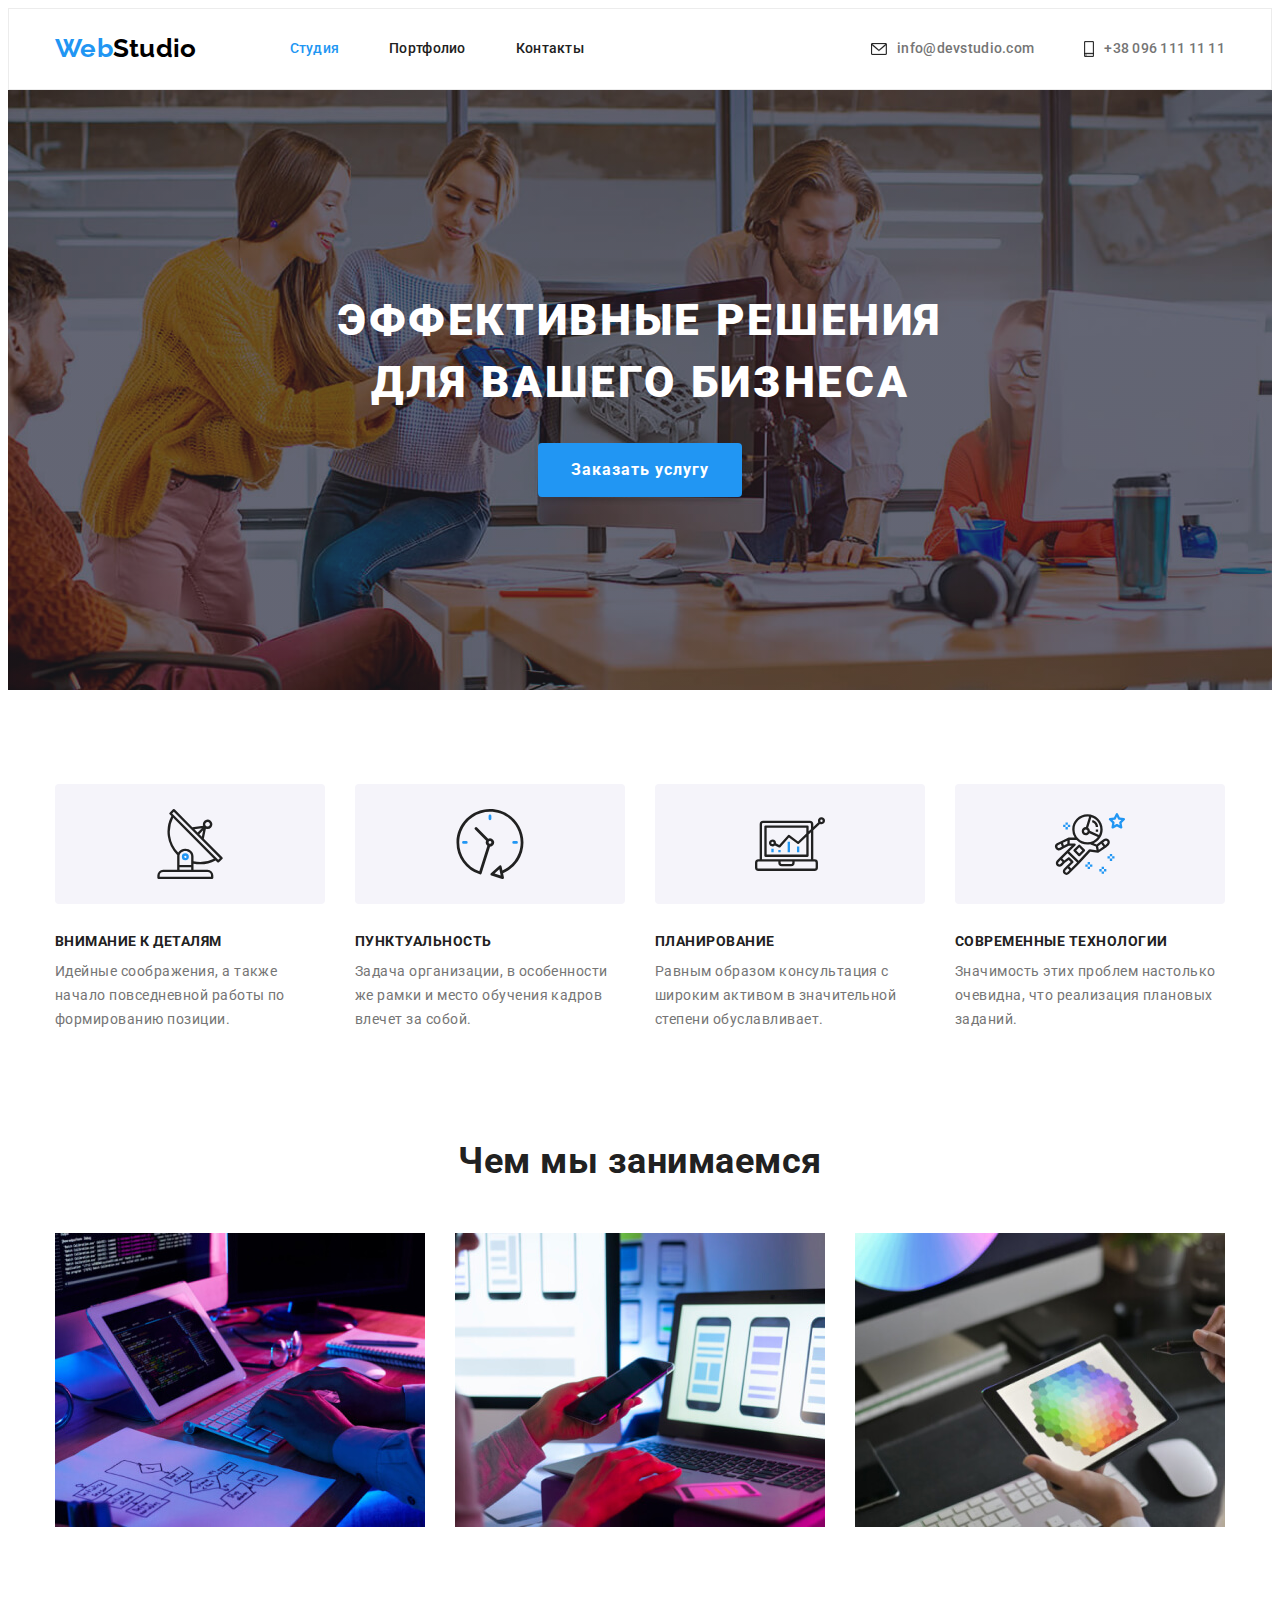
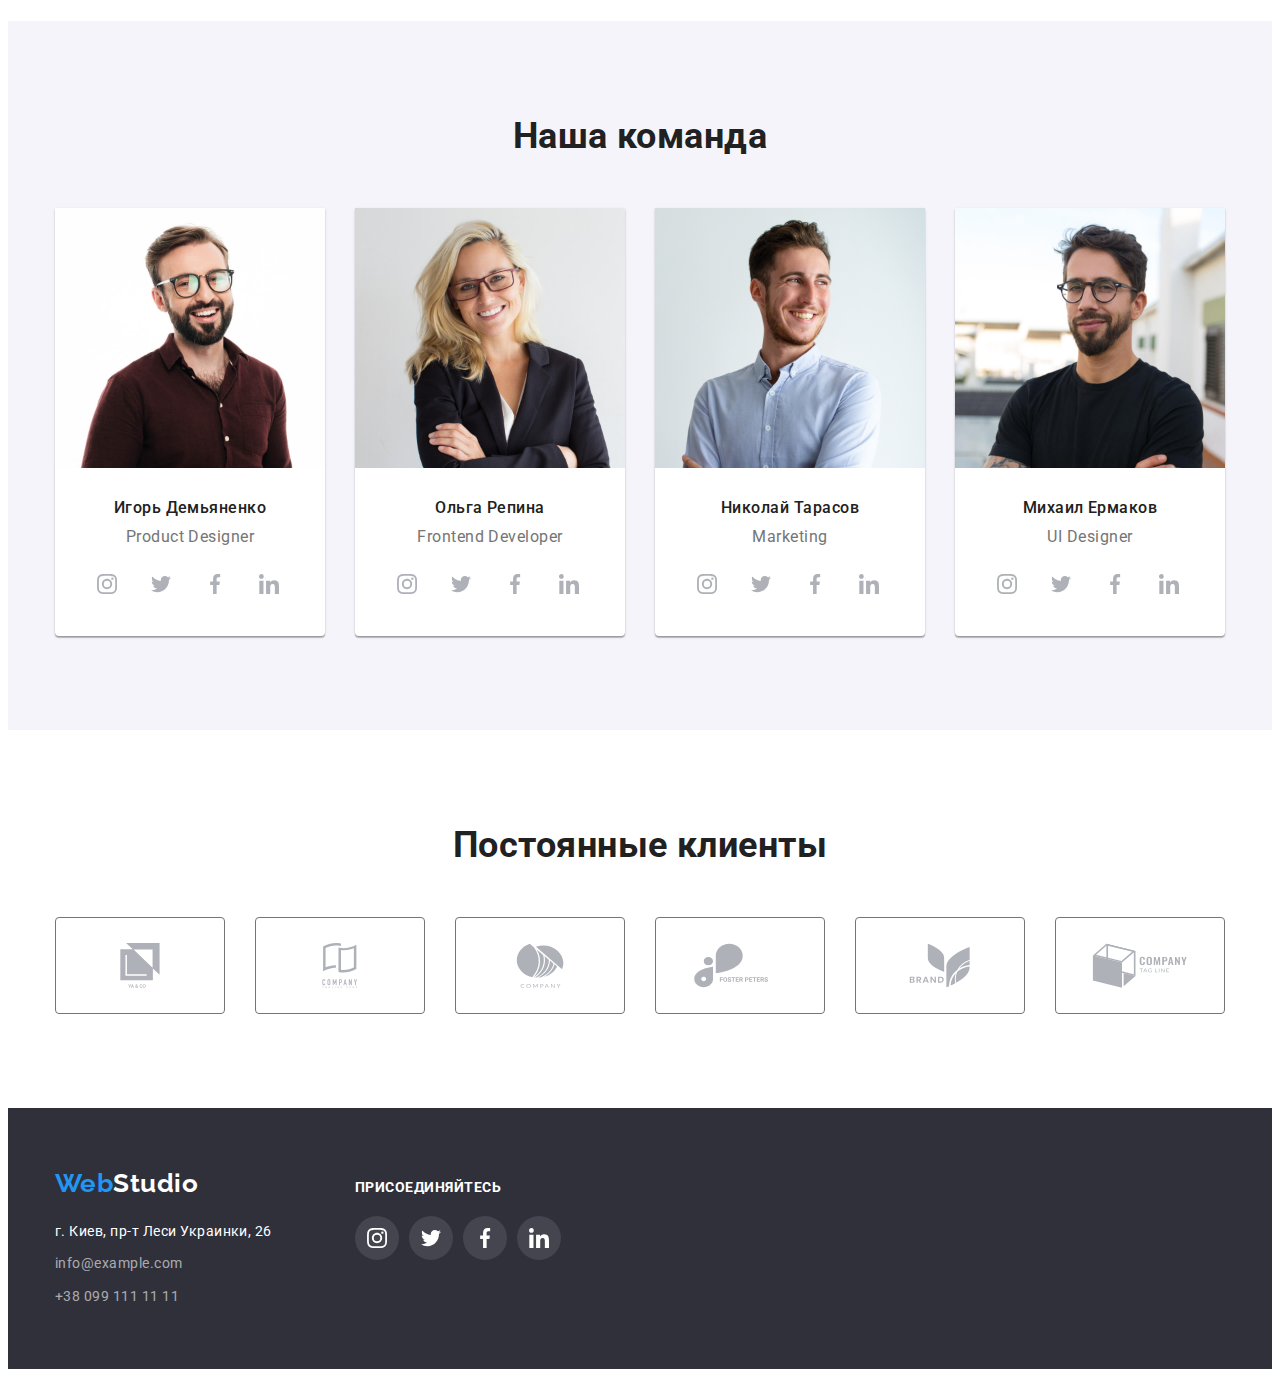
<file: index.html>
<!DOCTYPE html>
<html lang="ru">
  <head>
    <meta charset="UTF-8" />
    <meta http-equiv="X-UA-Compatible" content="IE=edge" />
    <meta name="viewport" content="width=device-width, initial-scale=1.0" />
    <title>Студия</title>
    <link
      rel="stylesheet"
      href="https://cdnjs.cloudflare.com/ajax/libs/modern-normalize/1.0.0/modern-normalize.min.css"
      integrity="sha512-ISS7cAi1PEhQ8jnbJpJZMd29NlhNj4AWYyLOSp2CE/CsHxTCu+r+t0D2yoJudVrd0/8fTVPUVDzY5Tvli75u/g=="
      crossorigin="anonymous"
    />
    <link rel="preconnect" href="https://fonts.gstatic.com" />
    <link
      rel="stylesheet"
      href="https://fonts.googleapis.com/css2?family=Raleway:wght@700&family=Roboto:wght@400;500;700;900&display=swap"
    />
    <link rel="stylesheet" href="./css/main.css" />
  </head>

  <body>
    <!-- Шапка сайта -->
    <header class="header-links">
      <div class="container full-nav">
        <nav class="main-nav">
          <!-- Лого сайта -->
          <div class="full-logo-header">
            <a href="./index.html" lang="en" class="logo-accent link"
              >Web<span class="logo-header link">Studio</span></a
            >
          </div>

          <!-- Навигация на другие страницы -->
          <ul class="site-nav list">
            <li class="item">
              <a href="./index.html" class="link current">Студия</a>
            </li>
            <li class="item">
              <a href="./portfolio.html" class="link">Портфолио</a>
            </li>
            <li class="item"><a href="" class="link">Контакты</a></li>
          </ul>
        </nav>

        <ul class="contacts-header list">
          <li class="item">
            <a href="mailto:info@devstudio.com" class="link">
              <svg class="contacts-icon" width="16" height="12">
                <use href="./images/icons.svg#icon-envelope"></use>
              </svg>
              info@devstudio.com</a
            >
          </li>
          <li class="item">
            <a href="tel:+380961111111" class="link">
              <svg class="contacts-icon" width="10" height="16">
                <use href="./images/icons.svg#icon-smartphone"></use>
              </svg>
              +38 096 111 11 11</a
            >
          </li>
        </ul>
      </div>
    </header>

    <main>
      <!-- Герой -->
      <section class="hero">
        <div class="container">
          <h1 class="hero-title">
            Эффективные решения
            <span class="hero-indent">для вашего бизнеса</span>
          </h1>
          <button type="button" class="hero-button">Заказать услугу</button>
        </div>
      </section>

      <!-- Преимущества -->
      <section class="section">
        <div class="container">
          <!-- Скрытый смысловой заголовок -->
          <h2 class="visually-hidden">Преимущества</h2>

          <ul class="list benefits">
            <li class="item">
              <div class="thumb-benefits">
                <svg class="benefits-icons-svg">
                  <use href="./images/icons.svg#icon-antenna"></use>
                </svg>
              </div>
              <h3 class="section-title-benefits">Внимание к деталям</h3>
              <p class="section-text-benefits">
                Идейные соображения, а также начало повседневной работы по
                формированию позиции.
              </p>
            </li>

            <li class="item">
              <div class="thumb-benefits">
                <svg class="benefits-icons-svg">
                  <use href="./images/icons.svg#icon-clock"></use>
                </svg>
              </div>
              <h3 class="section-title-benefits">Пунктуальность</h3>
              <p class="section-text-benefits">
                Задача организации, в особенности же рамки и место обучения
                кадров влечет за собой.
              </p>
            </li>

            <li class="item">
              <div class="thumb-benefits">
                <svg class="benefits-icons-svg">
                  <use href="./images/icons.svg#icon-diagram"></use>
                </svg>
              </div>
              <h3 class="section-title-benefits">Планирование</h3>
              <p class="section-text-benefits">
                Равным образом консультация с широким активом в значительной
                степени обуславливает.
              </p>
            </li>

            <li class="item">
              <div class="thumb-benefits">
                <svg class="benefits-icons-svg">
                  <use href="./images/icons.svg#icon-astronaut"></use>
                </svg>
              </div>
              <h3 class="section-title-benefits">Современные технологии</h3>
              <p class="section-text-benefits">
                Значимость этих проблем настолько очевидна, что реализация
                плановых заданий.
              </p>
            </li>
          </ul>
        </div>
      </section>

      <!-- Примеры работ -->
      <section class="section examples">
        <div class="container">
          <h2 class="section-title-main">Чем мы занимаемся</h2>

          <ul class="list examples">
            <li class="examples-element">
              <img
                src="./images/design1.jpg"
                alt="Программирование приложений"
                width="370"
                height="294"
              />
            </li>

            <li class="examples-element">
              <img
                src="./images/design2.jpg"
                alt="Создание дизайна приложений"
                width="370"
                height="294"
              />
            </li>

            <li class="examples-element">
              <img
                src="./images/design3.jpg"
                alt="Подбор подходящей цветовой гаммы"
                width="370"
                height="294"
              />
            </li>
          </ul>
        </div>
      </section>

      <!-- Команда -->
      <section class="section team">
        <div class="container">
          <h2 class="section-title-main">Наша команда</h2>

          <ul class="list team">
            <li class="team-card">
              <img
                src="./images/product-designer.jpg"
                alt="Фото Игоря Демьяненко"
                width="270"
                height="260"
              />
              <div class="section-team-description">
                <h3 class="section-title-team">Игорь Демьяненко</h3>
                <p class="section-text-team" lang="en">Product Designer</p>

                <!-- Ссылки на соц. сети -->
                <ul class="social-icons">
                  <li class="social-icons-item">
                    <a
                      href=""
                      aria-label="Инстаграм"
                      class="social-icons-link"
                      target="_blank"
                      rel="noopener noreferrer"
                    >
                      <svg class="social-icons-svg">
                        <use href="./images/icons.svg#icon-instagram"></use>
                      </svg>
                    </a>
                  </li>
                  <li class="social-icons-item">
                    <a
                      href=""
                      aria-label="Твиттер"
                      class="social-icons-link"
                      target="_blank"
                      rel="noopener noreferrer"
                    >
                      <svg class="social-icons-svg">
                        <use href="./images/icons.svg#icon-twitter"></use>
                      </svg>
                    </a>
                  </li>
                  <li class="social-icons-item">
                    <a
                      href=""
                      aria-label="Фейсбук"
                      class="social-icons-link"
                      target="_blank"
                      rel="noopener noreferrer"
                    >
                      <svg class="social-icons-svg">
                        <use href="./images/icons.svg#icon-facebook"></use>
                      </svg>
                    </a>
                  </li>
                  <li class="social-icons-item">
                    <a
                      href=""
                      aria-label="Линкедин"
                      class="social-icons-link"
                      target="_blank"
                      rel="noopener noreferrer"
                    >
                      <svg class="social-icons-svg">
                        <use href="./images/icons.svg#icon-linkedin"></use>
                      </svg>
                    </a>
                  </li>
                </ul>
              </div>
            </li>

            <li class="team-card">
              <img
                src="./images/frontend-developer.jpg"
                alt="Фото Ольги Репиной"
                width="270"
                height="260"
              />
              <div class="section-team-description">
                <h3 class="section-title-team">Ольга Репина</h3>
                <p class="section-text-team" lang="en">Frontend Developer</p>

                <!-- Ссылки на соц. сети -->
                <ul class="social-icons">
                  <li class="social-icons-item">
                    <a
                      href=""
                      aria-label="Инстаграм"
                      class="social-icons-link"
                      target="_blank"
                      rel="noopener noreferrer"
                    >
                      <svg class="social-icons-svg">
                        <use href="./images/icons.svg#icon-instagram"></use>
                      </svg>
                    </a>
                  </li>
                  <li class="social-icons-item">
                    <a
                      href=""
                      aria-label="Твиттер"
                      class="social-icons-link"
                      target="_blank"
                      rel="noopener noreferrer"
                    >
                      <svg class="social-icons-svg">
                        <use href="./images/icons.svg#icon-twitter"></use>
                      </svg>
                    </a>
                  </li>
                  <li class="social-icons-item">
                    <a
                      href=""
                      aria-label="Фейсбук"
                      class="social-icons-link"
                      target="_blank"
                      rel="noopener noreferrer"
                    >
                      <svg class="social-icons-svg">
                        <use href="./images/icons.svg#icon-facebook"></use>
                      </svg>
                    </a>
                  </li>
                  <li class="social-icons-item">
                    <a
                      href=""
                      aria-label="Линкедин"
                      class="social-icons-link"
                      target="_blank"
                      rel="noopener noreferrer"
                    >
                      <svg class="social-icons-svg">
                        <use href="./images/icons.svg#icon-linkedin"></use>
                      </svg>
                    </a>
                  </li>
                </ul>
              </div>
            </li>

            <li class="team-card">
              <img
                src="./images/marketing.jpg"
                alt="Фото Николая Тарасова"
                width="270"
                height="260"
              />
              <div class="section-team-description">
                <h3 class="section-title-team">Николай Тарасов</h3>
                <p class="section-text-team" lang="en">Marketing</p>

                <!-- Ссылки на соц. сети -->
                <ul class="social-icons">
                  <li class="social-icons-item">
                    <a
                      href=""
                      aria-label="Инстаграм"
                      class="social-icons-link"
                      target="_blank"
                      rel="noopener noreferrer"
                    >
                      <svg class="social-icons-svg">
                        <use href="./images/icons.svg#icon-instagram"></use>
                      </svg>
                    </a>
                  </li>
                  <li class="social-icons-item">
                    <a
                      href=""
                      aria-label="Твиттер"
                      class="social-icons-link"
                      target="_blank"
                      rel="noopener noreferrer"
                    >
                      <svg class="social-icons-svg">
                        <use href="./images/icons.svg#icon-twitter"></use>
                      </svg>
                    </a>
                  </li>
                  <li class="social-icons-item">
                    <a
                      href=""
                      aria-label="Фейсбук"
                      class="social-icons-link"
                      target="_blank"
                      rel="noopener noreferrer"
                    >
                      <svg class="social-icons-svg">
                        <use href="./images/icons.svg#icon-facebook"></use>
                      </svg>
                    </a>
                  </li>
                  <li class="social-icons-item">
                    <a
                      href=""
                      aria-label="Линкедин"
                      class="social-icons-link"
                      target="_blank"
                      rel="noopener noreferrer"
                    >
                      <svg class="social-icons-svg">
                        <use href="./images/icons.svg#icon-linkedin"></use>
                      </svg>
                    </a>
                  </li>
                </ul>
              </div>
            </li>

            <li class="team-card">
              <img
                src="./images/ui-designer.jpg"
                alt="Фото Михаила Ермакова"
                width="270"
                height="260"
              />
              <div class="section-team-description">
                <h3 class="section-title-team">Михаил Ермаков</h3>
                <p class="section-text-team" lang="en">UI Designer</p>

                <!-- Ссылки на соц. сети -->
                <ul class="social-icons">
                  <li class="social-icons-item">
                    <a
                      href=""
                      aria-label="Инстаграм"
                      class="social-icons-link"
                      target="_blank"
                      rel="noopener noreferrer"
                    >
                      <svg class="social-icons-svg">
                        <use href="./images/icons.svg#icon-instagram"></use>
                      </svg>
                    </a>
                  </li>
                  <li class="social-icons-item">
                    <a
                      href=""
                      aria-label="Твиттер"
                      class="social-icons-link"
                      target="_blank"
                      rel="noopener noreferrer"
                    >
                      <svg class="social-icons-svg">
                        <use href="./images/icons.svg#icon-twitter"></use>
                      </svg>
                    </a>
                  </li>
                  <li class="social-icons-item">
                    <a
                      href=""
                      aria-label="Фейсбук"
                      class="social-icons-link"
                      target="_blank"
                      rel="noopener noreferrer"
                    >
                      <svg class="social-icons-svg">
                        <use href="./images/icons.svg#icon-facebook"></use>
                      </svg>
                    </a>
                  </li>
                  <li class="social-icons-item">
                    <a
                      href=""
                      aria-label="Линкедин"
                      class="social-icons-link"
                      target="_blank"
                      rel="noopener noreferrer"
                    >
                      <svg class="social-icons-svg">
                        <use href="./images/icons.svg#icon-linkedin"></use>
                      </svg>
                    </a>
                  </li>
                </ul>
              </div>
            </li>
          </ul>
        </div>
      </section>

      <!-- Постоянные клиенты -->
      <section class="section">
        <div class="container">
          <h2 class="section-title-main">Постоянные клиенты</h2>
          <ul class="list clients">
            <li class="client-card">
              <a
                href=""
                aria-label="Ya & Co"
                class="client-card-link link"
                target="_blank"
                rel="noopener noreferrer"
              >
                <svg class="client-icons-svg">
                  <use href="./images/icons.svg#icon-group"></use>
                </svg>
              </a>
            </li>

            <li class="client-card">
              <a
                href=""
                aria-label="Company Tagline Here"
                class="client-card-link link"
                target="_blank"
                rel="noopener noreferrer"
              >
                <svg class="client-icons-svg">
                  <use href="./images/icons.svg#icon-group2"></use>
                </svg>
              </a>
            </li>

            <li class="client-card">
              <a
                href=""
                aria-label="Company"
                class="client-card-link link"
                target="_blank"
                rel="noopener noreferrer"
              >
                <svg class="client-icons-svg">
                  <use href="./images/icons.svg#icon-group3"></use>
                </svg>
              </a>
            </li>

            <li class="client-card">
              <a
                href=""
                aria-label="Foster Peters"
                class="client-card-link link"
                target="_blank"
                rel="noopener noreferrer"
              >
                <svg class="client-icons-svg">
                  <use href="./images/icons.svg#icon-group4"></use>
                </svg>
              </a>
            </li>

            <li class="client-card">
              <a
                href=""
                aria-label="Brand"
                class="client-card-link link"
                target="_blank"
                rel="noopener noreferrer"
              >
                <svg class="client-icons-svg">
                  <use href="./images/icons.svg#icon-group5"></use>
                </svg>
              </a>
            </li>

            <li class="client-card">
              <a
                href=""
                aria-label="Company Tag Line"
                class="client-card-link link"
                target="_blank"
                rel="noopener noreferrer"
              >
                <svg class="client-icons-svg">
                  <use href="./images/icons.svg#icon-group6"></use>
                </svg>
              </a>
            </li>
          </ul>
        </div>
      </section>
    </main>

    <!-- Футер -->
    <footer class="footer-links">
      <div class="container">
        <div class="address">
          <div class="full-logo-footer">
            <a href="./index.html" lang="en" class="logo-accent link"
              >Web<span class="logo-footer link">Studio</span></a
            >
          </div>
          <address>
            <ul class="list">
              <li class="footer-address">
                <a
                  class="map-link link"
                  href="https://goo.gl/maps/onrn5g9ZaPqnStBHA"
                  target="_blank"
                  rel="noopener noreferrer"
                  >г. Киев, пр-т Леси Украинки, 26</a
                >
              </li>
              <li class="contacts-footer">
                <a href="mailto:info@example.com" class="link"
                  >info@example.com</a
                >
              </li>
              <li class="contacts-footer">
                <a href="tel:+380991111111" class="link">+38 099 111 11 11</a>
              </li>
            </ul>
          </address>
        </div>

        <!-- Ссылки на соц. сети -->
        <div class="social-media-footer">
          <h3 class="section-title-footer">присоединяйтесь</h3>
          <ul class="social-icons-footer list">
            <li class="social-icons-item">
              <a
                href=""
                aria-label="Инстаграм"
                class="social-icons-link"
                target="_blank"
                rel="noopener noreferrer"
              >
                <svg class="footer social-icons-svg">
                  <use href="./images/icons.svg#icon-instagram"></use>
                </svg>
              </a>
            </li>
            <li class="social-icons-item">
              <a
                href=""
                aria-label="Твиттер"
                class="social-icons-link"
                target="_blank"
                rel="noopener noreferrer"
              >
                <svg class="social-icons-svg">
                  <use href="./images/icons.svg#icon-twitter"></use>
                </svg>
              </a>
            </li>
            <li class="social-icons-item">
              <a
                href=""
                aria-label="Фейсбук"
                class="social-icons-link"
                target="_blank"
                rel="noopener noreferrer"
              >
                <svg class="social-icons-svg">
                  <use href="./images/icons.svg#icon-facebook"></use>
                </svg>
              </a>
            </li>
            <li class="social-icons-item">
              <a
                href=""
                aria-label="Линкедин"
                class="social-icons-link"
                target="_blank"
                rel="noopener noreferrer"
              >
                <svg class="social-icons-svg">
                  <use href="./images/icons.svg#icon-linkedin"></use>
                </svg>
              </a>
            </li>
          </ul>
        </div>
      </div>
    </footer>
  </body>
</html>
</file>
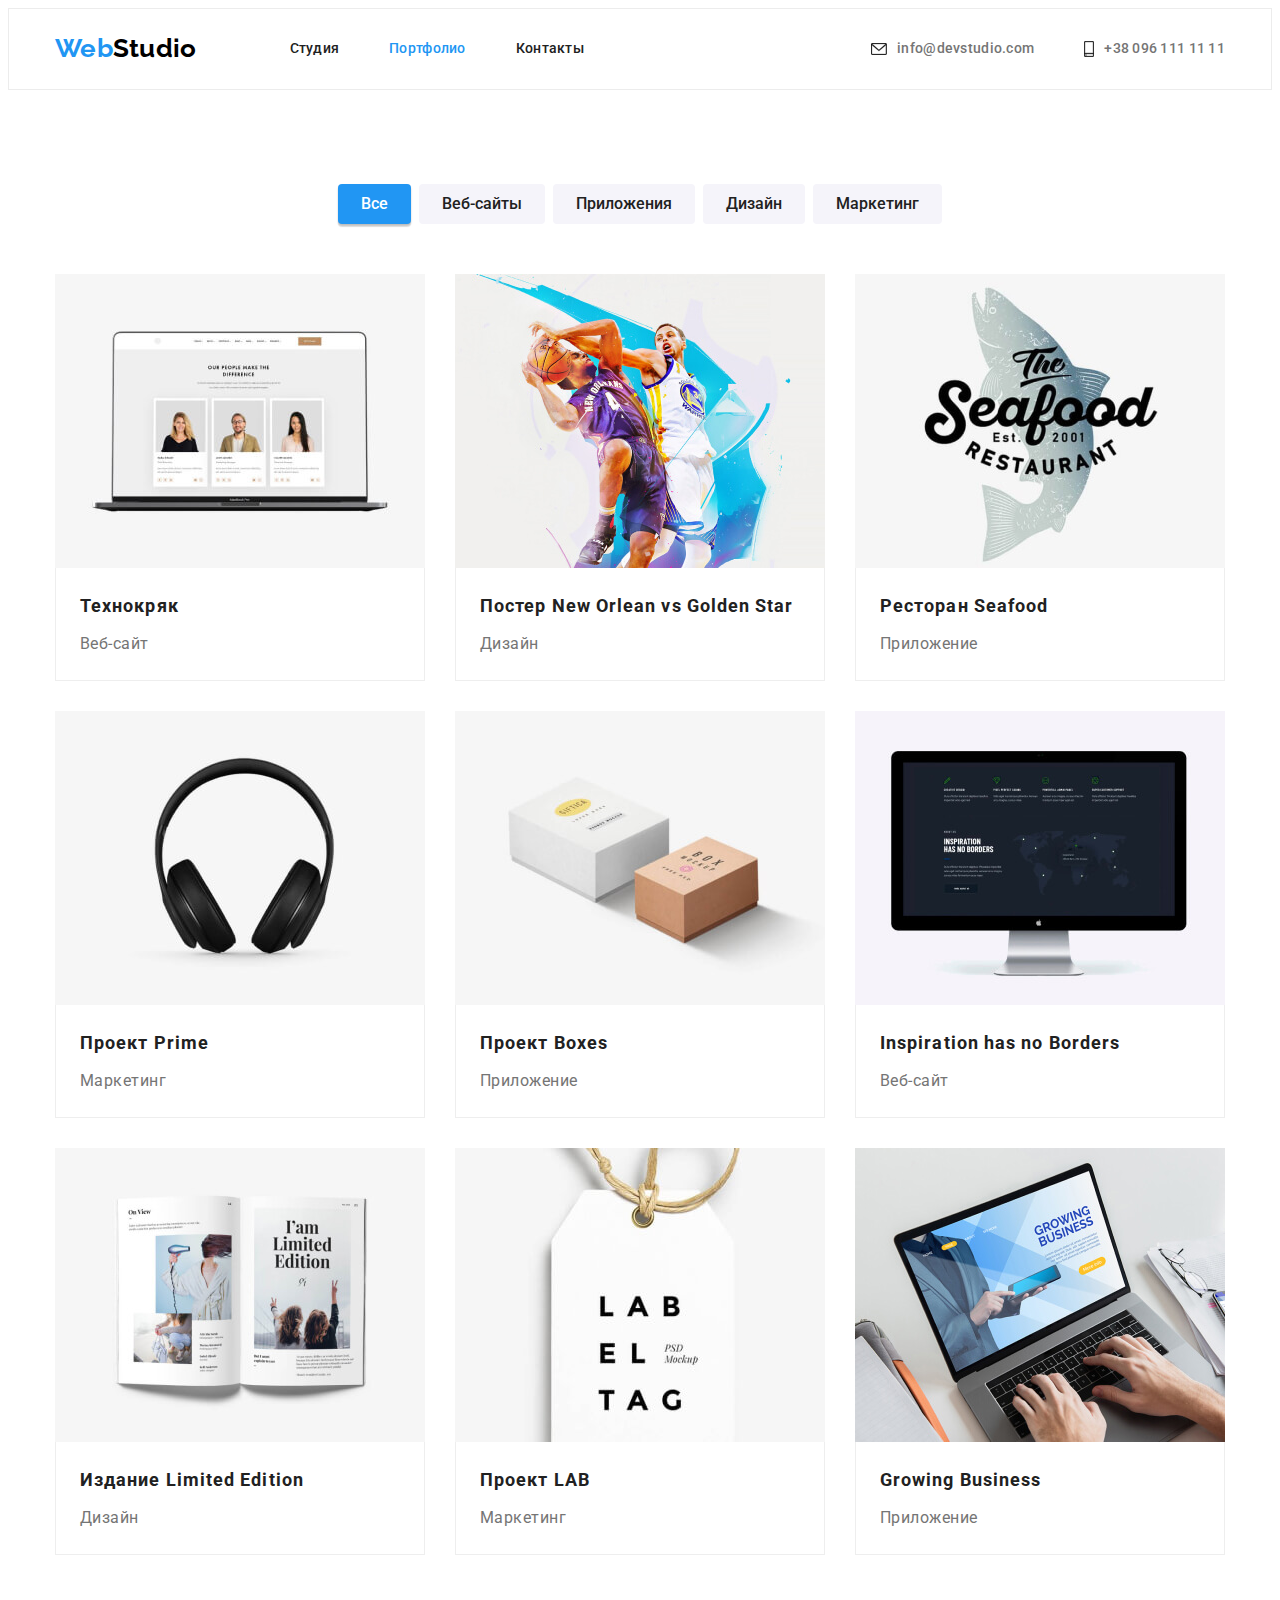
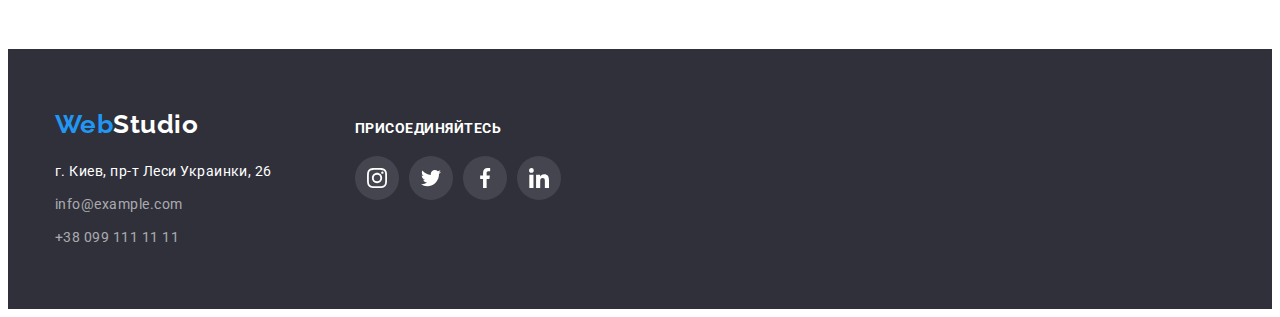
<file: portfolio.html>
<!DOCTYPE html>
<html lang="ru">
  <head>
    <meta charset="UTF-8" />
    <meta http-equiv="X-UA-Compatible" content="IE=edge" />
    <meta name="viewport" content="width=device-width, initial-scale=1.0" />
    <title>Портфолио</title>
    <link
      rel="stylesheet"
      href="https://cdnjs.cloudflare.com/ajax/libs/modern-normalize/1.0.0/modern-normalize.min.css"
      integrity="sha512-ISS7cAi1PEhQ8jnbJpJZMd29NlhNj4AWYyLOSp2CE/CsHxTCu+r+t0D2yoJudVrd0/8fTVPUVDzY5Tvli75u/g=="
      crossorigin="anonymous"
    />
    <link rel="preconnect" href="https://fonts.gstatic.com" />
    <link
      href="https://fonts.googleapis.com/css2?family=Raleway:wght@700&family=Roboto:wght@400;500;700;900&display=swap"
      rel="stylesheet"
    />
    <link rel="stylesheet" href="./css/main.css" />
  </head>

  <body>
    <!-- Шапка сайта -->
    <header class="header-links">
      <div class="container main-nav">
        <nav class="main-nav">
          <!-- Лого сайта -->
          <div class="full-logo-header">
            <a href="./index.html" lang="en" class="logo-accent link"
              >Web<span class="logo-header link">Studio</span></a
            >
          </div>

          <!-- Навигация на другие страницы -->
          <ul class="site-nav list">
            <li class="item"><a href="./index.html" class="link">Студия</a></li>
            <li class="item">
              <a href="./portfolio.html" class="link current">Портфолио</a>
            </li>
            <li class="item"><a href="" class="link">Контакты</a></li>
          </ul>
        </nav>

        <ul class="contacts-header list">
          <li class="item">
            <a href="mailto:info@devstudio.com" class="link">
              <svg class="contacts-icon" width="16" height="12">
                <use href="./images/icons.svg#icon-envelope"></use>
              </svg>
              info@devstudio.com</a
            >
          </li>
          <li class="item">
            <a href="tel:+380961111111" class="link">
              <svg class="contacts-icon" width="10" height="16">
                <use href="./images/icons.svg#icon-smartphone"></use>
              </svg>
              +38 096 111 11 11</a
            >
          </li>
        </ul>
      </div>
    </header>

    <main>
      <!-- Секция с проектами -->
      <section class="section">
        <div class="container">
          <!-- Скрытый смысловой заголовок -->
          <h1 class="visually-hidden">Наши проекты</h1>

          <!-- Фильтр с кнопками -->
          <ul class="list filter">
            <li class="filter-item">
              <button type="button" class="portfolio-button current">
                Все
              </button>
            </li>
            <li class="filter-item">
              <button type="button" class="portfolio-button">Веб-сайты</button>
            </li>
            <li class="filter-item">
              <button type="button" class="portfolio-button">Приложения</button>
            </li>
            <li class="filter-item">
              <button type="button" class="portfolio-button">Дизайн</button>
            </li>
            <li class="filter-item">
              <button type="button" class="portfolio-button">Маркетинг</button>
            </li>
          </ul>

          <!-- Примеры работ -->
          <ul class="list flex">
            <li class="flex-element">
              <a class="flex-element-link" href="">
                <img
                  src="./images/techcrack.jpg"
                  alt="Главная страница веб-сайта"
                  width="370"
                  height="294"
                />
                <div class="section-project-description">
                  <h2 class="section-title-project">Технокряк</h2>
                  <p class="section-text-project">Веб-сайт</p>
                </div>
              </a>
            </li>

            <li class="flex-element">
              <a class="flex-element-link" href="">
                <img
                  src="./images/poster.jpg"
                  alt="Постер для баскетбольного матча"
                  width="370"
                  height="294"
                />
                <div class="section-project-description">
                  <h2 class="section-title-project">
                    Постер <span lang="en">New Orlean vs Golden Star</span>
                  </h2>
                  <p class="section-text-project">Дизайн</p>
                </div>
              </a>
            </li>

            <li class="flex-element">
              <a class="flex-element-link" href="">
                <img
                  src="./images/seafood.jpg"
                  alt="Логотип приложения ресторана"
                  width="370"
                  height="294"
                />
                <div class="section-project-description">
                  <h2 class="section-title-project">
                    Ресторан <span lang="en">Seafood</span>
                  </h2>
                  <p class="section-text-project">Приложение</p>
                </div>
              </a>
            </li>

            <li class="flex-element">
              <a class="flex-element-link" href="">
                <img
                  src="./images/prime.jpg"
                  alt="Наушники как заставка проекта"
                  width="370"
                  height="294"
                />
                <div class="section-project-description">
                  <h2 class="section-title-project">
                    Проект <span lang="en">Prime</span>
                  </h2>
                  <p class="section-text-project" lang="en">Маркетинг</p>
                </div>
              </a>
            </li>

            <li class="flex-element">
              <a class="flex-element-link" href="">
                <img
                  src="./images/boxes.jpg"
                  alt="Два макета коробок из проекта"
                  width="370"
                  height="294"
                />
                <div class="section-project-description">
                  <h2 class="section-title-project">
                    Проект <span lang="en">Boxes</span>
                  </h2>
                  <p class="section-text-project">Приложение</p>
                </div>
              </a>
            </li>

            <li class="flex-element">
              <a class="flex-element-link" href="">
                <img
                  src="./images/inspiration.jpg"
                  alt="Главная страница веб-сайта"
                  width="370"
                  height="294"
                />
                <div class="section-project-description">
                  <h2 class="section-title-project" lang="en">
                    Inspiration has no Borders
                  </h2>
                  <p class="section-text-project">Веб-сайт</p>
                </div>
              </a>
            </li>

            <li class="flex-element">
              <a class="flex-element-link" href="">
                <img
                  src="./images/limited-edition.jpg"
                  alt="Разворот журнала"
                  width="370"
                  height="294"
                />
                <div class="section-project-description">
                  <h2 class="section-title-project">
                    Издание <span lang="en">Limited Edition</span>
                  </h2>
                  <p class="section-text-project">Дизайн</p>
                </div>
              </a>
            </li>

            <li class="flex-element">
              <a class="flex-element-link" href="">
                <img
                  src="./images/lab.jpg"
                  alt="Макет лейбла из проекта"
                  width="370"
                  height="294"
                />
                <div class="section-project-description">
                  <h2 class="section-title-project">
                    Проект <span lang="en">LAB</span>
                  </h2>
                  <p class="section-text-project">Маркетинг</p>
                </div>
              </a>
            </li>

            <li class="flex-element">
              <a class="flex-element-link" href="">
                <img
                  src="./images/growing-business.jpg"
                  alt="Главная страница приложения"
                  width="370"
                  height="294"
                />
                <div class="section-project-description">
                  <h2 class="section-title-project" lang="en">
                    Growing Business
                  </h2>
                  <p class="section-text-project">Приложение</p>
                </div>
              </a>
            </li>
          </ul>
        </div>
      </section>
    </main>

    <!-- Футер -->
    <footer class="footer-links">
      <div class="container">
        <div class="address">
          <div class="full-logo-footer">
            <a href="./index.html" lang="en" class="logo-accent link"
              >Web<span class="logo-footer link">Studio</span></a
            >
          </div>
          <address>
            <ul class="list">
              <li class="footer-address">
                <a
                  class="map-link link"
                  href="https://goo.gl/maps/onrn5g9ZaPqnStBHA"
                  target="_blank"
                  rel="noopener noreferrer"
                  >г. Киев, пр-т Леси Украинки, 26</a
                >
              </li>
              <li class="contacts-footer">
                <a href="mailto:info@example.com" class="link"
                  >info@example.com</a
                >
              </li>
              <li class="contacts-footer">
                <a href="tel:+380991111111" class="link">+38 099 111 11 11</a>
              </li>
            </ul>
          </address>
        </div>

        <!-- Ссылки на соц. сети -->
        <div class="social-media-footer">
          <h3 class="section-title-footer">присоединяйтесь</h3>
          <ul class="social-icons-footer list">
            <li class="social-icons-item">
              <a
                href=""
                aria-label="Инстаграм"
                class="social-icons-link"
                target="_blank"
                rel="noopener noreferrer"
              >
                <svg class="footer social-icons-svg">
                  <use href="./images/icons.svg#icon-instagram"></use>
                </svg>
              </a>
            </li>
            <li class="social-icons-item">
              <a
                href=""
                aria-label="Твиттер"
                class="social-icons-link"
                target="_blank"
                rel="noopener noreferrer"
              >
                <svg class="social-icons-svg">
                  <use href="./images/icons.svg#icon-twitter"></use>
                </svg>
              </a>
            </li>
            <li class="social-icons-item">
              <a
                href=""
                aria-label="Фейсбук"
                class="social-icons-link"
                target="_blank"
                rel="noopener noreferrer"
              >
                <svg class="social-icons-svg">
                  <use href="./images/icons.svg#icon-facebook"></use>
                </svg>
              </a>
            </li>
            <li class="social-icons-item">
              <a
                href=""
                aria-label="Линкедин"
                class="social-icons-link"
                target="_blank"
                rel="noopener noreferrer"
              >
                <svg class="social-icons-svg">
                  <use href="./images/icons.svg#icon-linkedin"></use>
                </svg>
              </a>
            </li>
          </ul>
        </div>
      </div>
    </footer>
  </body>
</html>
</file>
<file: css/main.css>
/* 
* Палитра 
*/

:root {
   --main-font: 'Roboto', sans-serif;
   --logo-font: 'Raleway', sans-serif;
   --accent-color: #2196f3;
   --body-hero-color: #fff;
   --title-color: #212121;
   --footer-contacts-color: rgba(255,255,255,0.6);
   --main-text-color: #757575;
   --header-studio-color: #000;
   --hero-btn-shadow: 0px 4px 4px rgba(0, 0, 0, 0.15);
   --team-box-shadow: 0px 1px 3px rgba(0, 0, 0, 0.12), 0px 1px 1px rgba(0, 0, 0, 0.14), 0px 2px 1px rgba(0, 0, 0, 0.2);
   --project-hover: 0px 1px 1px rgba(0, 0, 0, 0.12), 0px 4px 4px rgba(0, 0, 0, 0.06), 1px 4px 6px rgba(0, 0, 0, 0.16);
   --header-border: #ececec;
   --project-border: #eee;
   --bcg-team-color: #f5f4fa;
   --bcg-footer-color: #2f303a;
   --bcg-hero-color: #c4c4c4;
   --hero-overlay: rgba(47, 48, 58, 0.4), rgba(47, 48, 58, 0.4);
   --portfolio-btn-shadow: 0px 3px 1px rgba(0, 0, 0, 0.1), 0px 1px 2px rgba(0, 0, 0, 0.08), 0px 2px 2px rgba(0, 0, 0, 0.12);
   --social-icons-team: #afb1b8;
   --bcg-footer-icons: rgba(255, 255, 255, 0.1);
}

/* 
* Общие стили для хедера (лого, навигация, контакты) и шрифты
*/


html { box-sizing: border-box; }

*,
*::after,
*::before {
	box-sizing: inherit;
}

h1,
h2,
h3,
h4,
h5,
h6,
p {
	margin-top: 0;
}

body {
   font-family: var(--main-font);
   letter-spacing: .03em;
   color: var(--main-text-color);

   background-color: var(--body-hero-color);
}

.list { 
   list-style: none; 
   padding-left: 0;
	margin: 0;
}

.flex-element-link,
.link { 
   text-decoration: none; 
}

.section { padding: 94px 0; }

.container {
   width: 1200px;
   padding-left: 15px;
   padding-right: 15px;
   margin: 0 auto;
}

.full-nav,
.main-nav {
   display: flex;
   align-items: center;
}

.header-links {
   border: 1px solid var(--header-border);

   font-size: 14px;
   font-weight: 500;
   line-height: 1.14;
   letter-spacing: .02em;
}

.full-logo-header { 
   padding-top: 24px;
   padding-bottom: 25px;
}

.logo-accent {
   font-family: var(--logo-font);
   font-size: 26px;
   font-weight: 700;
   line-height: 1.2;
}

.logo-header {
   font-family: var(--logo-font);
   font-size: 26px;
   font-weight: 700;
   line-height: 1.2;
   color: var(--header-studio-color);
}

.logo-accent,
.logo-header:hover,
.logo-header:focus,
.site-nav .link:hover,
.site-nav .link:focus,
.site-nav .link.current,
.contacts-header .link:hover,
.contacts-header .link:focus {
   color: var(--accent-color);
}

.site-nav { 
   display: flex;
   margin-left: 93px;
}

.site-nav .item:not(:last-child) { margin-right: 50px; }

.site-nav .link { 
   display: block;
   padding-top: 32px;
   padding-bottom: 32px;

   color: var(--title-color); 
}

.contacts-header { 
   display: flex; 
   margin-left: auto;
}

.contacts-header .item + .item { margin-left: 50px; }

.contacts-header .link { 
   display: flex;
   align-items: center;
   padding-top: 32px;
   padding-bottom: 32px;

   color: var(--main-text-color); 
}

.contacts-icon { 
   margin-right: 10px;
   stroke: currentColor;
}

/* 
* Общие стили для основного контента (стиль текста, списков, кнопок и ссылок)
*/

.section-title-main {
   margin-bottom: 50px;

   font-size: 36px;
   font-weight: 700;
   line-height: 1.2;
   color: var(--title-color);
   text-align: center;
}

.visually-hidden {
   position: absolute;
   width: 1px;
   height: 1px;
   margin: -1px;
   border: 0;
   padding: 0;

   white-space: nowrap;
   clip-path: inset(100%);
   clip: rect(0 0 0 0);
   overflow: hidden;
}

.hero-button,
.portfolio-button {
   font-family: inherit;
   cursor: pointer;
}

img {
   display: block;
   margin: 0;
   max-width: 100%;
   height: auto;
}

/* 
* Основной контент страницы "Студия" (герой, преимущества, примеры работ и презентация команды)
*/

/* Герой - главный баннер (слоган и кнопка "Заказать услугу") */ 
.hero { 
   padding-top: 200px;
   padding-bottom: 200px;
   max-width: 1600px;
   height: 600px;
   margin-left: auto;
   margin-right: auto;

   text-align: center; 

   background-color: var(--bcg-hero-color);
   background-image: linear-gradient(to top, var(--hero-overlay)), url(../images/hero.jpg);
   background-repeat: no-repeat;
   background-position: center;
   background-size: cover;
}

.hero-title {
   margin-bottom: 30px;

   font-size: 44px;
   font-weight: 900;
   line-height: 1.4;
   letter-spacing: .06em;
   color: var(--body-hero-color);
   text-transform: uppercase;
}

.hero-indent { display: block; }

.hero-button {
   border-radius: 4px;
   padding: 10px 32px;
   min-width: 200px;

   font-size: 16px;
   font-weight: 700;
   line-height: 2;
   letter-spacing: .06em;
   color: var(--body-hero-color);
   text-align: center;

   background-color: var(--accent-color);
   border: 1px solid transparent;
   box-shadow: var(--hero-btn-shadow);
}

.hero-button:hover,
.hero-button:focus {
   color: var(--accent-color);

   background-color: var(--body-hero-color);
}

/* Преимущества работы со студией*/
.benefits { display: flex; }

.benefits .item { width: 270px; }

.benefits .item:not(:last-child) { margin-right: 30px; }

.thumb-benefits { 
   height: 120px;
   display: flex;
   align-items: center;
   justify-content: center;
   margin-bottom: 30px;
   border-radius: 4px;

   background-color: var(--bcg-team-color); 
}

.benefits-icons-svg {
   height: 70px;
}

.section-title-benefits {
   font-size: 14px;
   font-weight: 700;
   line-height: 1.14;
   color: var(--title-color);
   text-transform: uppercase;
}

.section-title-benefits,
.section-title-team {
   margin-bottom: 10px;
}

.section-text-benefits {
   font-size: 14px;
   line-height: 1.7;   
}

/* Примеры работ */
.examples { padding-top: 0; }

.examples .list { display: flex; }

.examples-element:not(:last-child) { margin-right: 30px; }

/* Команда - секция с именами, должностями и фото */
.team { background-color: var(--bcg-team-color); }

.team .list { display: flex; }

.team-card { 
   width: 270px;
   margin-right: 0;
   box-shadow: var(--team-box-shadow);
   border-radius: 0px 0px 4px 4px;
   background: var(--body-hero-color);
}

.team-card:not(:last-child) { margin-right: 30px;}

.section-team-description {
   padding: 30px;
}

.section-title-team {
   font-size: 16px;
   font-weight: 500;
   line-height: 1.2;
   color: var(--title-color);
   text-align: center;
}

.section-text-team {
   margin-bottom: 16px;

   font-size: 16px;
   line-height: 1.2;
   text-align: center;
}

/* Ссылки на соц. сети в команде */
.social-icons-footer,
.social-icons {
   display: inline-flex;
   padding-left: 0;

   list-style: none; 
}

.social-icons-item:not(:last-child) { margin-right: 10px; }

.social-icons-link {
   display: flex;
   align-items: center;
   justify-content: center;
   width: 44px;
   height: 44px;
   border-radius: 50%;
}

.social-icons-svg {
   width: 20px;
   height: 20px;
   fill: var(--social-icons-team);
}

.social-icons-link:hover .social-icons-svg, 
.social-icons-link:focus .social-icons-svg { 
   fill: var(--body-hero-color); 
}

.social-icons-link:hover,
.social-icons-link:focus { 
   background-color: var(--accent-color); 
}

/* Постоянные клиенты */
.clients {
   display: flex;
   align-items: center;
   justify-content: center;
}

.client-card {
   width: 170px;
   border: 1px solid var(--main-text-color);
   box-sizing: border-box;
   border-radius: 4px;
}

.client-card:not(:last-child) { margin-right: 30px; }

.client-card:hover,
.client-card:focus { 
   border-color: var(--accent-color); 
}

.client-card-link {
   display: flex;
   padding: 25px 32px;
}

.client-icons-svg { 
   width: 106px;
   height: 45px;

   fill: var(--social-icons-team);
}

.client-card-link:hover .client-icons-svg,
.client-card-link:focus .client-icons-svg { 
   fill: var(--accent-color); 
}

/* 
* Общие стили для футера (лого, ссылки с адресом и контактами)
*/

.footer-links {
   padding: 60px 15px;
   margin: 0 auto;

   background-color: var(--bcg-footer-color);
}

.footer-links .container { 
   width: 1200px;
   display: flex;
   align-items: baseline;
   flex-wrap: nowrap;

   font-family: var(--main-font); 
}

.address,
.social-media-footer {
   width: 270px;
}

.footer-links .address { 
   margin-right: 30px; 
}

.full-logo-footer { 
   margin-bottom: 20px;
}

.logo-footer {
   font-family: var(--logo-font);
   font-size: 26px;
   font-weight: 700;
   line-height: 1.2;
}

.map-link,
.logo-footer {
   color: var(--body-hero-color);
}

.contacts-footer { margin-top: 9px; }

.contacts-footer .link { color: var(--footer-contacts-color); }

.map-link,
.contacts-footer {
   font-size: 14px;
   font-style: normal;
   line-height: 1.7;
}

.logo-footer:hover,
.logo-footer:focus,
.map-link:hover,
.map-link:focus,
.contacts-footer .link:hover,
.contacts-footer .link:focus {
   color: var(--accent-color);
}

/* Ссылки на соц. сети в футере */
.section-title-footer {
   margin-bottom: 20px;

   font-style: normal;
   font-size: 14px;
   font-weight: 700;
   line-height: 1.17;
   color: var(--body-hero-color);
   text-transform: uppercase;
}

.social-icons-footer .social-icons-svg { fill: var(--body-hero-color); }

.social-icons-footer .social-icons-link { background-color: var(--bcg-footer-icons); }

.social-icons-link:hover,
.social-icons-link:focus { 
   background-color: var(--accent-color); 
}

/* 
* Основной контент страницы "Портфолио" (фильтр из кнопок и примеры проектов)
*/

.filter { 
   display: flex;
   justify-content: center;

   margin-bottom: 50px;
   text-align: center; 
}

.filter-item:not(:last-child) { margin-right: 8px; }

.portfolio-button {
   display: inline-block;
   border-radius: 4px;
   padding: 6px 22px;
   min-width: 73px;

   font-size: 16px;
   font-weight: 500;
   line-height: 1.6;
   color: var(--title-color);
   text-align: center;

   background-color: var(--bcg-team-color);
   border: 1px solid transparent;
}

.portfolio-button.current,
.portfolio-button:hover,
.portfolio-button:focus {
   color: var(--body-hero-color);

   background-color: var(--accent-color);
   box-shadow: var(--portfolio-btn-shadow);
}

/* Примеры работ */
.flex {
   display: flex;
   flex-wrap: wrap;
}

.flex-element { 
   width: 370px;
   margin-bottom: 30px; 
   margin-right: 30px;
}

.flex-element-link { display: block; }

.flex-element-link:hover,
.flex-element-link:focus { 
   box-shadow: var(--project-hover);
}

.flex-element:nth-child(3n) { margin-right: 0; }

.flex-element:nth-last-child(-n + 3) { margin-bottom: 0; }

.section-project-description {
   padding: 20px 24px;
   margin-bottom: 0;

   border: 1px solid var(--project-border);
   border-top: 0;
}

.section-title-project {
   margin-bottom: 4px;

   font-size: 18px;
   font-weight: 700;
   line-height: 2;
   letter-spacing: .06em;
   color: var(--title-color);
}

.section-text-project {
   margin-bottom: 0;

   color: var(--main-text-color);
   font-size: 16px;
   line-height: 2;
}
</file>
